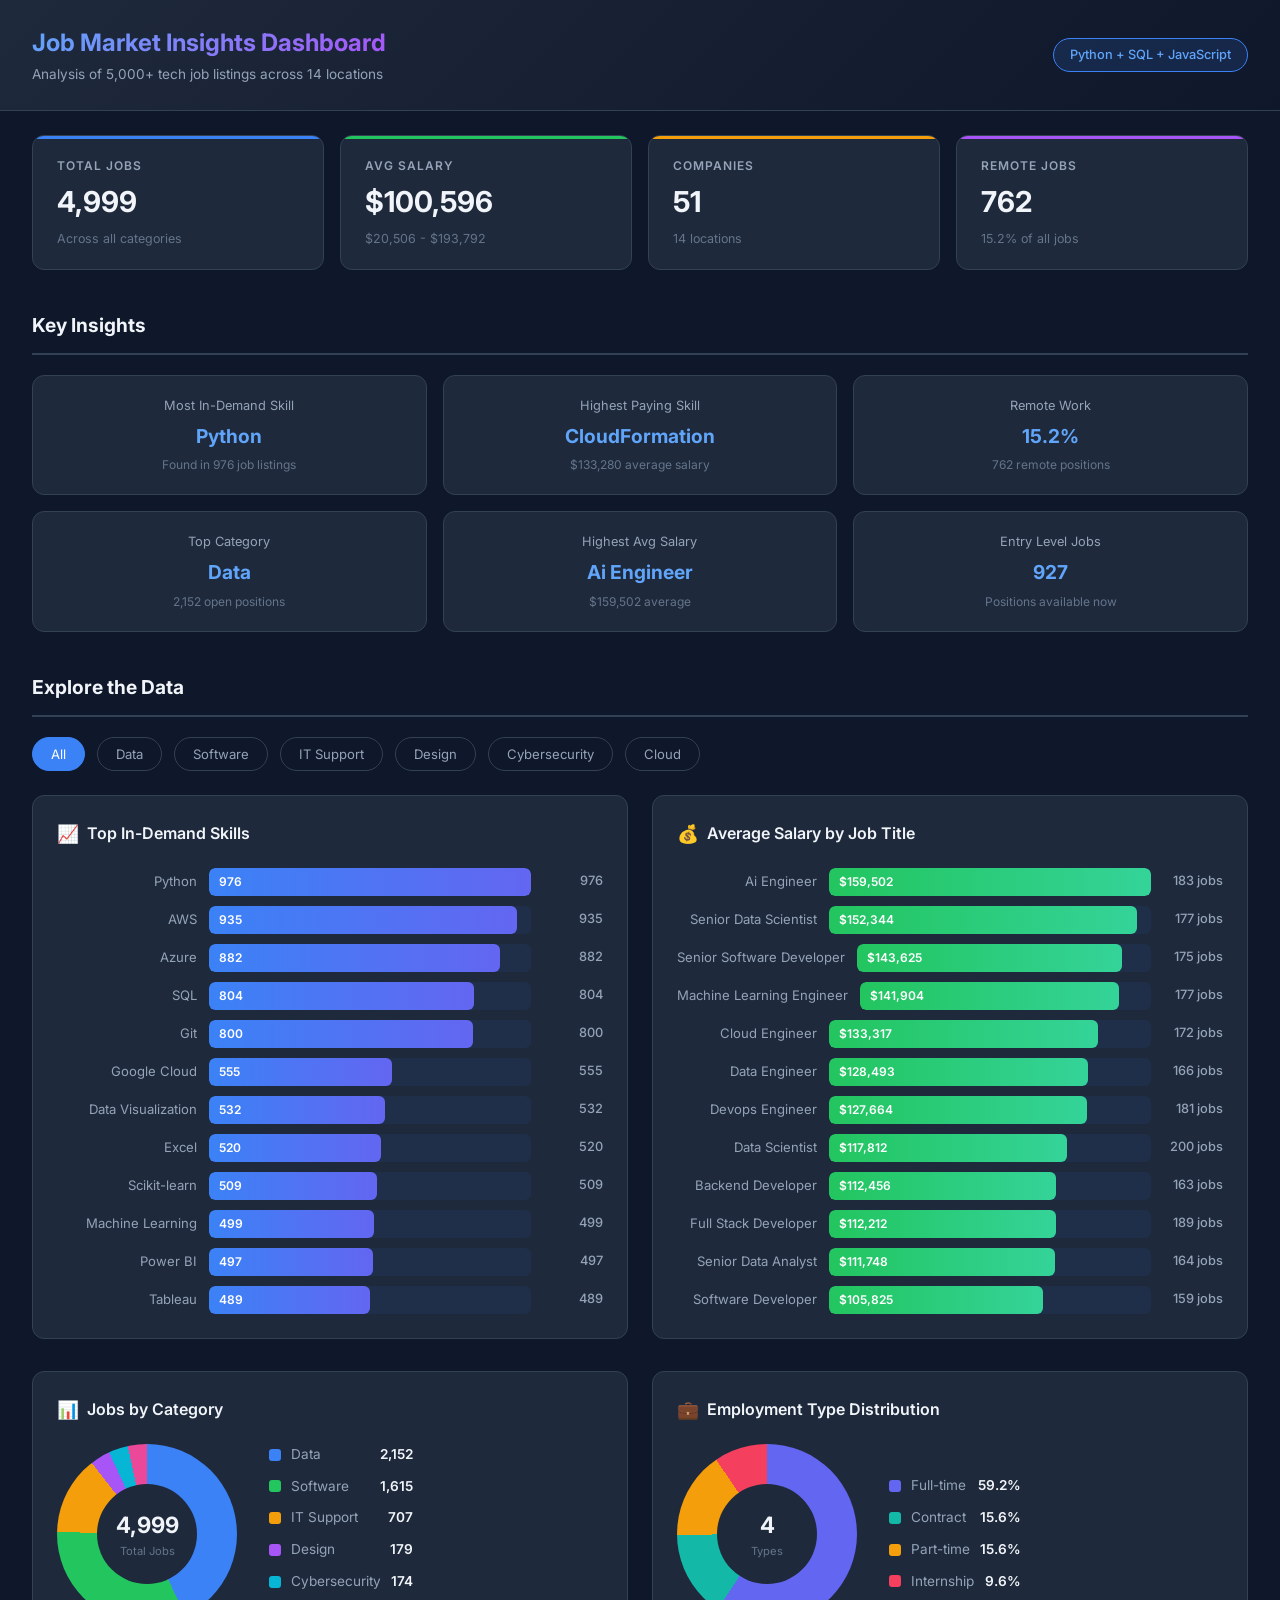
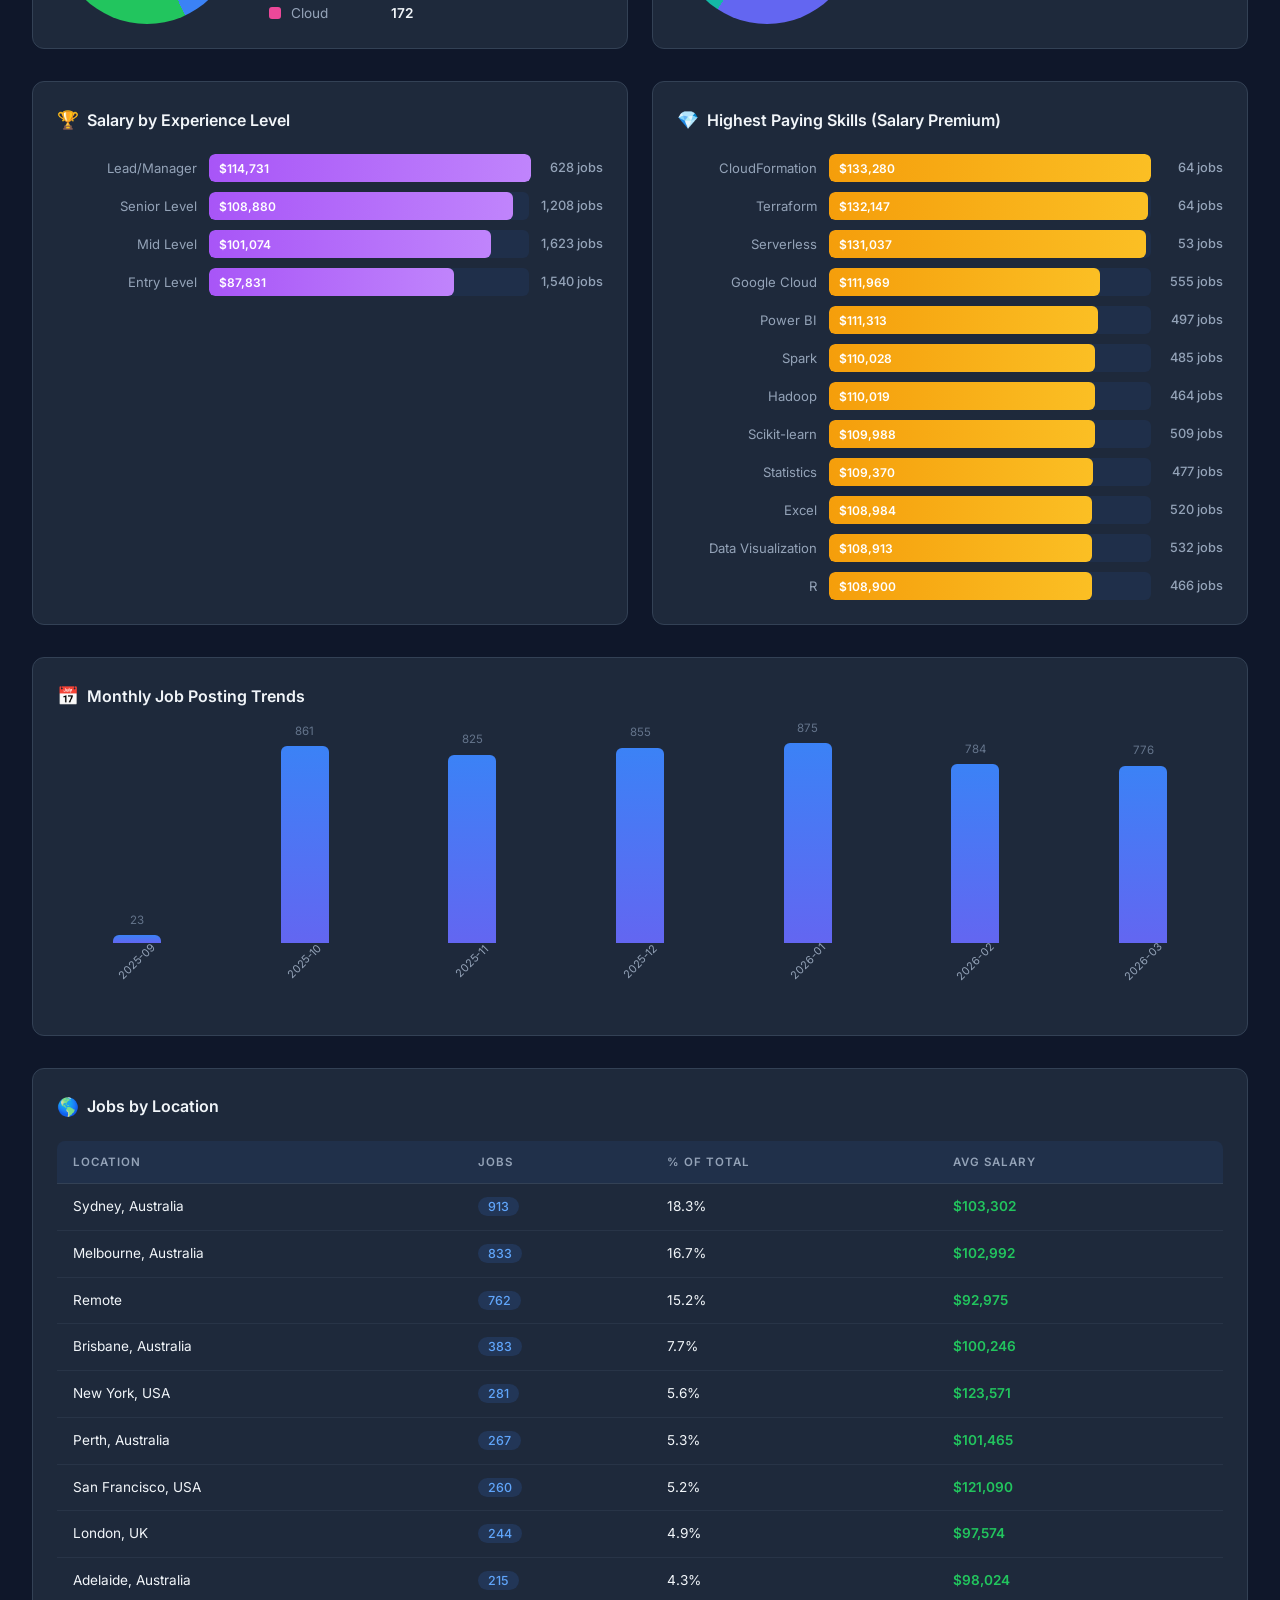
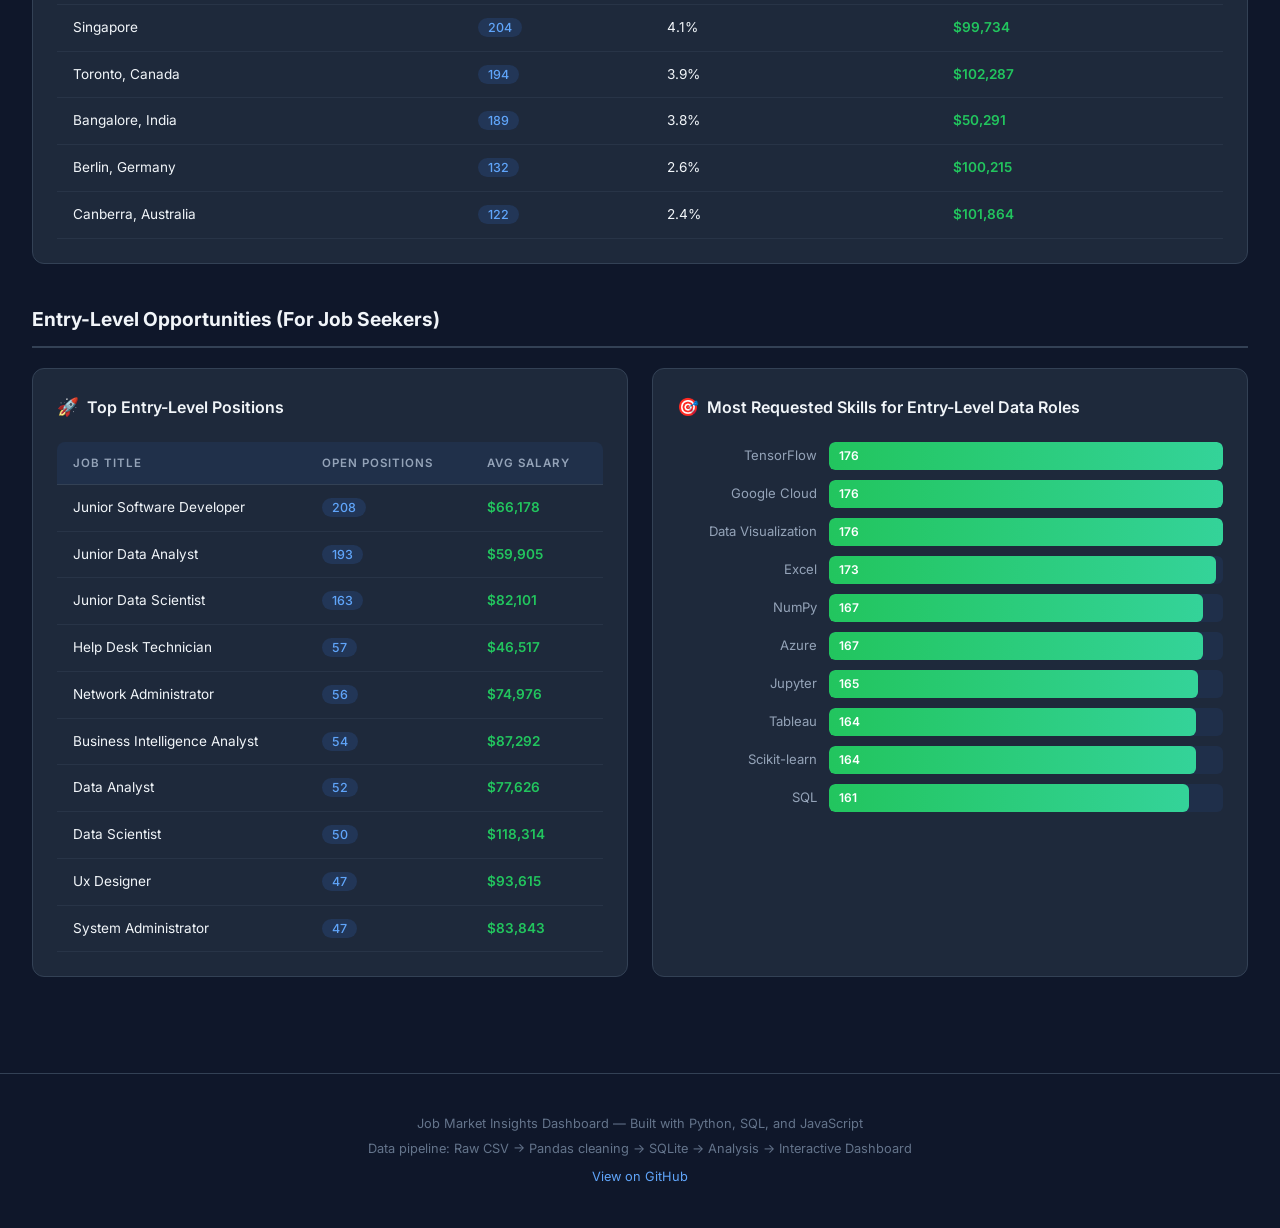
<file: dashboard/index.html>
<!DOCTYPE html>
<html lang="en">
<head>
    <meta charset="UTF-8">
    <meta name="viewport" content="width=device-width, initial-scale=1.0">
    <title>Job Market Insights Dashboard | Data Science Portfolio</title>
    <link rel="preconnect" href="https://fonts.googleapis.com">
    <link href="https://fonts.googleapis.com/css2?family=Inter:wght@400;500;600;700;800&display=swap" rel="stylesheet">
    <link rel="stylesheet" href="css/style.css">
</head>
<body>

    <!-- ── Header ──────────────────────────────────────────────────────── -->
    <header class="header">
        <div class="header-content">
            <div>
                <h1>Job Market Insights Dashboard</h1>
                <p>Analysis of 5,000+ tech job listings across 14 locations</p>
            </div>
            <span class="header-badge">Python + SQL + JavaScript</span>
        </div>
    </header>

    <!-- ── Main Content ────────────────────────────────────────────────── -->
    <main class="container">

        <!-- Overview Stats -->
        <div id="stats-grid" class="stats-grid"></div>

        <!-- Key Insights -->
        <h2 class="section-header">Key Insights</h2>
        <div id="insights-grid" class="insights-grid"></div>

        <!-- Filter Bar -->
        <h2 class="section-header">Explore the Data</h2>
        <div id="filter-bar" class="filter-bar"></div>

        <!-- Charts Row 1: Skills & Salary -->
        <div class="charts-grid">
            <div class="chart-card">
                <div class="chart-title">
                    <span class="icon">&#128200;</span>
                    Top In-Demand Skills
                </div>
                <div id="top-skills-chart" class="bar-chart"></div>
            </div>

            <div class="chart-card">
                <div class="chart-title">
                    <span class="icon">&#128176;</span>
                    Average Salary by Job Title
                </div>
                <div id="salary-title-chart" class="bar-chart"></div>
            </div>
        </div>

        <!-- Charts Row 2: Category & Employment -->
        <div class="charts-grid">
            <div class="chart-card">
                <div class="chart-title">
                    <span class="icon">&#128202;</span>
                    Jobs by Category
                </div>
                <div id="category-donut"></div>
            </div>

            <div class="chart-card">
                <div class="chart-title">
                    <span class="icon">&#128188;</span>
                    Employment Type Distribution
                </div>
                <div id="employment-donut"></div>
            </div>
        </div>

        <!-- Charts Row 3: Experience & Skills Salary -->
        <div class="charts-grid">
            <div class="chart-card">
                <div class="chart-title">
                    <span class="icon">&#127942;</span>
                    Salary by Experience Level
                </div>
                <div id="experience-chart" class="bar-chart"></div>
            </div>

            <div class="chart-card">
                <div class="chart-title">
                    <span class="icon">&#128142;</span>
                    Highest Paying Skills (Salary Premium)
                </div>
                <div id="skills-salary-chart" class="bar-chart"></div>
            </div>
        </div>

        <!-- Monthly Trends (Full Width) -->
        <div class="charts-grid">
            <div class="chart-card full-width">
                <div class="chart-title">
                    <span class="icon">&#128197;</span>
                    Monthly Job Posting Trends
                </div>
                <div id="monthly-trends-chart"></div>
            </div>
        </div>

        <!-- Location Table -->
        <div class="charts-grid">
            <div class="chart-card full-width">
                <div class="chart-title">
                    <span class="icon">&#127758;</span>
                    Jobs by Location
                </div>
                <div id="location-table"></div>
            </div>
        </div>

        <!-- Entry Level Section -->
        <h2 class="section-header">Entry-Level Opportunities (For Job Seekers)</h2>

        <div class="charts-grid">
            <div class="chart-card">
                <div class="chart-title">
                    <span class="icon">&#128640;</span>
                    Top Entry-Level Positions
                </div>
                <div id="entry-level-table"></div>
            </div>

            <div class="chart-card">
                <div class="chart-title">
                    <span class="icon">&#127919;</span>
                    Most Requested Skills for Entry-Level Data Roles
                </div>
                <div id="entry-skills-chart" class="bar-chart"></div>
            </div>
        </div>
    </main>

    <!-- ── Footer ──────────────────────────────────────────────────────── -->
    <footer class="footer">
        <p>Job Market Insights Dashboard &mdash; Built with Python, SQL, and JavaScript</p>
        <p style="margin-top:4px;">
            Data pipeline: Raw CSV &rarr; Pandas cleaning &rarr; SQLite &rarr; Analysis &rarr; Interactive Dashboard
        </p>
        <p style="margin-top:8px;">
            <a href="https://github.com/saboor123-123/job-market-dashboard" target="_blank">View on GitHub</a>
        </p>
    </footer>

    <script src="js/app.js"></script>
</body>
</html>
</file>
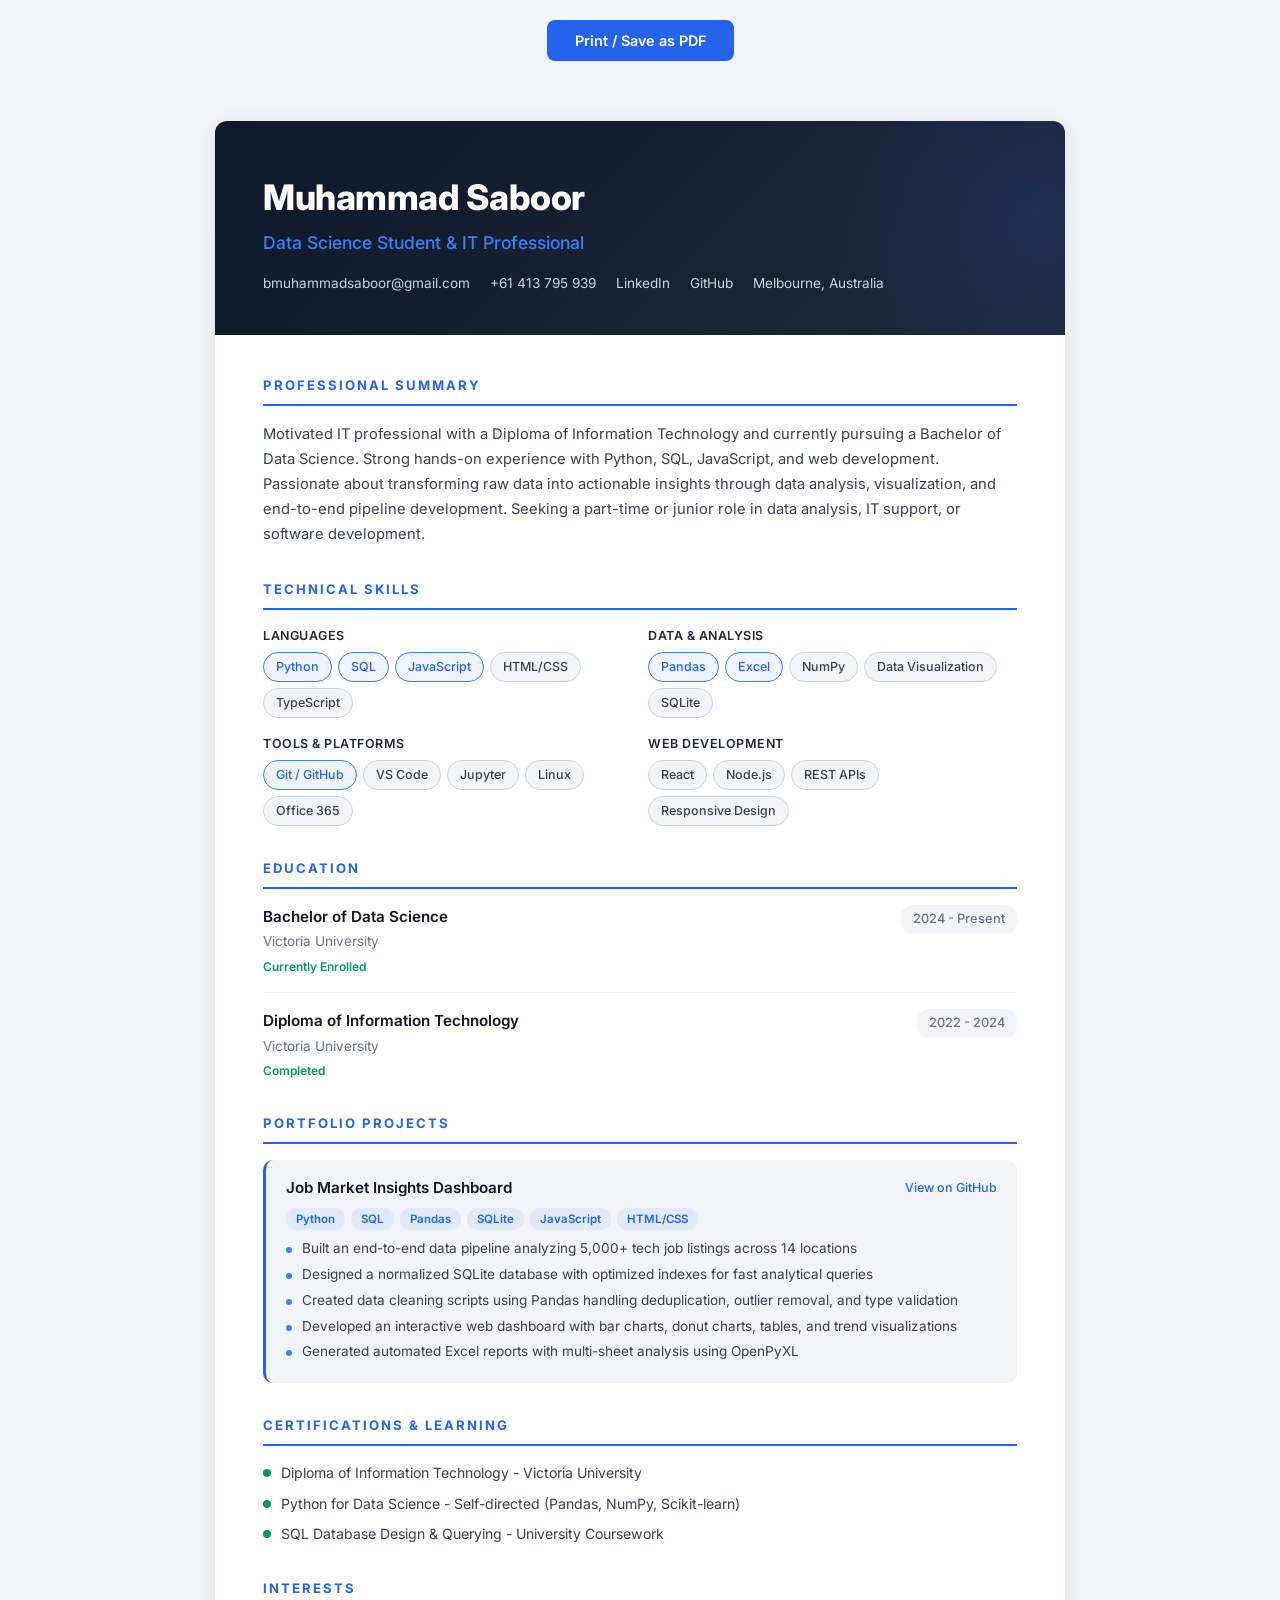
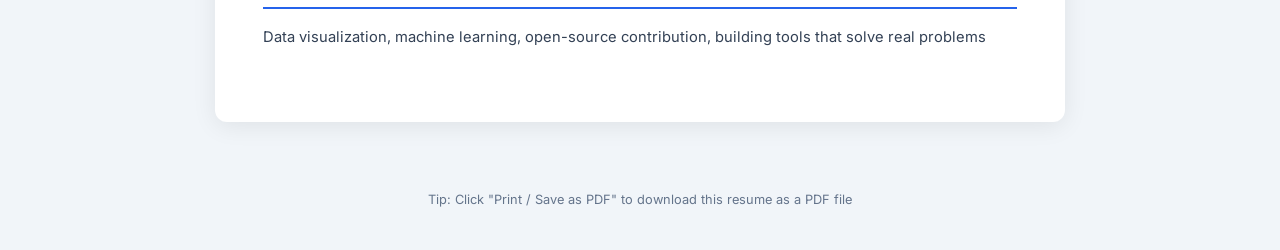
<file: resume/index.html>
<!DOCTYPE html>
<html lang="en">
<head>
    <meta charset="UTF-8">
    <meta name="viewport" content="width=device-width, initial-scale=1.0">
    <title>Resume - Data Science & IT Professional</title>
    <link href="https://fonts.googleapis.com/css2?family=Inter:wght@400;500;600;700;800&display=swap" rel="stylesheet">
    <style>
        /* ── Reset & Variables ────────────────────────────────────────── */
        :root {
            --primary: #2563eb;
            --primary-light: #3b82f6;
            --dark: #0f172a;
            --gray-900: #1e293b;
            --gray-700: #334155;
            --gray-500: #64748b;
            --gray-300: #cbd5e1;
            --gray-100: #f1f5f9;
            --white: #ffffff;
            --green: #059669;
            --accent: #7c3aed;
        }

        * {
            margin: 0;
            padding: 0;
            box-sizing: border-box;
        }

        body {
            font-family: 'Inter', -apple-system, BlinkMacSystemFont, 'Segoe UI', sans-serif;
            color: var(--dark);
            background: var(--gray-100);
            line-height: 1.6;
            -webkit-font-smoothing: antialiased;
        }

        /* ── Page Container ───────────────────────────────────────────── */
        .resume {
            max-width: 850px;
            margin: 40px auto;
            background: var(--white);
            box-shadow: 0 4px 24px rgba(0, 0, 0, 0.08);
            border-radius: 12px;
            overflow: hidden;
        }

        /* ── Header ───────────────────────────────────────────────────── */
        .resume-header {
            background: linear-gradient(135deg, var(--dark) 0%, var(--gray-900) 100%);
            color: var(--white);
            padding: 48px 48px 40px;
            position: relative;
            overflow: hidden;
        }

        .resume-header::after {
            content: '';
            position: absolute;
            top: -50%;
            right: -20%;
            width: 400px;
            height: 400px;
            background: radial-gradient(circle, rgba(37, 99, 235, 0.15) 0%, transparent 70%);
            border-radius: 50%;
        }

        .header-top {
            display: flex;
            justify-content: space-between;
            align-items: flex-start;
            position: relative;
            z-index: 1;
        }

        .name {
            font-size: 2.2rem;
            font-weight: 800;
            letter-spacing: -0.5px;
            margin-bottom: 4px;
        }

        .title-role {
            font-size: 1.1rem;
            color: var(--primary-light);
            font-weight: 500;
            margin-bottom: 16px;
        }

        .contact-info {
            display: flex;
            gap: 20px;
            flex-wrap: wrap;
            font-size: 0.85rem;
            color: var(--gray-300);
        }

        .contact-info a {
            color: var(--gray-300);
            text-decoration: none;
            transition: color 0.2s;
        }

        .contact-info a:hover {
            color: var(--primary-light);
        }

        .contact-item {
            display: flex;
            align-items: center;
            gap: 6px;
        }

        /* ── Body ─────────────────────────────────────────────────────── */
        .resume-body {
            padding: 40px 48px;
        }

        /* ── Section ──────────────────────────────────────────────────── */
        .section {
            margin-bottom: 32px;
        }

        .section-title {
            font-size: 0.82rem;
            font-weight: 700;
            text-transform: uppercase;
            letter-spacing: 2px;
            color: var(--primary);
            padding-bottom: 8px;
            border-bottom: 2px solid var(--primary);
            margin-bottom: 16px;
        }

        /* ── Summary ──────────────────────────────────────────────────── */
        .summary {
            font-size: 0.92rem;
            color: var(--gray-700);
            line-height: 1.7;
        }

        /* ── Skills ───────────────────────────────────────────────────── */
        .skills-grid {
            display: grid;
            grid-template-columns: repeat(2, 1fr);
            gap: 16px;
        }

        .skill-category {
            display: flex;
            flex-direction: column;
            gap: 6px;
        }

        .skill-category-label {
            font-size: 0.78rem;
            font-weight: 600;
            color: var(--gray-900);
            text-transform: uppercase;
            letter-spacing: 0.5px;
        }

        .skill-tags {
            display: flex;
            flex-wrap: wrap;
            gap: 6px;
        }

        .skill-tag {
            background: var(--gray-100);
            border: 1px solid var(--gray-300);
            color: var(--gray-700);
            padding: 4px 12px;
            border-radius: 16px;
            font-size: 0.78rem;
            font-weight: 500;
            transition: all 0.2s;
        }

        .skill-tag.highlight {
            background: rgba(37, 99, 235, 0.08);
            border-color: var(--primary-light);
            color: var(--primary);
        }

        /* ── Education ────────────────────────────────────────────────── */
        .edu-item {
            display: flex;
            justify-content: space-between;
            align-items: flex-start;
            margin-bottom: 16px;
            padding-bottom: 16px;
            border-bottom: 1px solid var(--gray-100);
        }

        .edu-item:last-child {
            border-bottom: none;
            margin-bottom: 0;
            padding-bottom: 0;
        }

        .edu-degree {
            font-size: 0.95rem;
            font-weight: 600;
            color: var(--dark);
        }

        .edu-school {
            font-size: 0.85rem;
            color: var(--gray-500);
            margin-top: 2px;
        }

        .edu-date {
            font-size: 0.8rem;
            color: var(--gray-500);
            white-space: nowrap;
            background: var(--gray-100);
            padding: 4px 12px;
            border-radius: 12px;
            font-weight: 500;
        }

        .edu-status {
            font-size: 0.75rem;
            color: var(--green);
            font-weight: 600;
            margin-top: 4px;
        }

        /* ── Projects ─────────────────────────────────────────────────── */
        .project-item {
            margin-bottom: 20px;
            padding: 16px 20px;
            background: var(--gray-100);
            border-radius: 10px;
            border-left: 3px solid var(--primary);
        }

        .project-item:last-child {
            margin-bottom: 0;
        }

        .project-header {
            display: flex;
            justify-content: space-between;
            align-items: center;
            margin-bottom: 8px;
        }

        .project-name {
            font-size: 0.95rem;
            font-weight: 600;
            color: var(--dark);
        }

        .project-link {
            font-size: 0.78rem;
            color: var(--primary);
            text-decoration: none;
            font-weight: 500;
        }

        .project-link:hover {
            text-decoration: underline;
        }

        .project-tech {
            display: flex;
            gap: 6px;
            margin-bottom: 8px;
            flex-wrap: wrap;
        }

        .tech-badge {
            background: rgba(37, 99, 235, 0.08);
            color: var(--primary);
            padding: 2px 10px;
            border-radius: 10px;
            font-size: 0.72rem;
            font-weight: 600;
        }

        .project-bullets {
            list-style: none;
            padding: 0;
        }

        .project-bullets li {
            font-size: 0.85rem;
            color: var(--gray-700);
            padding-left: 16px;
            position: relative;
            margin-bottom: 4px;
        }

        .project-bullets li::before {
            content: '';
            position: absolute;
            left: 0;
            top: 9px;
            width: 6px;
            height: 6px;
            border-radius: 50%;
            background: var(--primary-light);
        }

        /* ── Certifications ───────────────────────────────────────────── */
        .cert-list {
            display: flex;
            flex-direction: column;
            gap: 8px;
        }

        .cert-item {
            display: flex;
            align-items: center;
            gap: 10px;
            font-size: 0.88rem;
            color: var(--gray-700);
        }

        .cert-bullet {
            width: 8px;
            height: 8px;
            border-radius: 50%;
            background: var(--green);
            flex-shrink: 0;
        }

        /* ── Print Styles ─────────────────────────────────────────────── */
        @media print {
            body {
                background: white;
            }
            .resume {
                box-shadow: none;
                margin: 0;
                border-radius: 0;
            }
            .resume-header {
                padding: 32px 40px 28px;
                -webkit-print-color-adjust: exact;
                print-color-adjust: exact;
            }
            .resume-body {
                padding: 24px 40px;
            }
            .no-print {
                display: none;
            }
        }

        @media (max-width: 640px) {
            .resume {
                margin: 0;
                border-radius: 0;
            }
            .resume-header, .resume-body {
                padding: 24px 20px;
            }
            .header-top {
                flex-direction: column;
            }
            .skills-grid {
                grid-template-columns: 1fr;
            }
            .edu-item {
                flex-direction: column;
                gap: 8px;
            }
        }

        /* ── Download Button ──────────────────────────────────────────── */
        .download-bar {
            text-align: center;
            padding: 20px;
        }

        .download-btn {
            display: inline-flex;
            align-items: center;
            gap: 8px;
            background: var(--primary);
            color: white;
            padding: 12px 28px;
            border: none;
            border-radius: 8px;
            font-size: 0.9rem;
            font-weight: 600;
            cursor: pointer;
            text-decoration: none;
            transition: all 0.2s;
            font-family: inherit;
        }

        .download-btn:hover {
            background: var(--dark);
            transform: translateY(-1px);
        }
    </style>
</head>
<body>

    <!-- Download / Print Button -->
    <div class="download-bar no-print">
        <button class="download-btn" onclick="window.print()">
            Print / Save as PDF
        </button>
    </div>

    <div class="resume">

        <!-- ── Header ────────────────────────────────────────────────── -->
        <header class="resume-header">
            <div class="header-top">
                <div>
                    <h1 class="name">Muhammad Saboor</h1>
                    <div class="title-role">Data Science Student & IT Professional</div>
                    <div class="contact-info">
                        <div class="contact-item">
                            <span>bmuhammadsaboor@gmail.com</span>
                        </div>
                        <div class="contact-item">
                            <span>+61 413 795 939</span>
                        </div>
                        <div class="contact-item">
                            <a href="https://linkedin.com/in/muhammadsaboor" target="_blank">LinkedIn</a>
                        </div>
                        <div class="contact-item">
                            <a href="https://github.com/saboor123-123" target="_blank">GitHub</a>
                        </div>
                        <div class="contact-item">
                            <span>Melbourne, Australia</span>
                        </div>
                    </div>
                </div>
            </div>
        </header>

        <!-- ── Body ──────────────────────────────────────────────────── -->
        <div class="resume-body">

            <!-- Summary -->
            <section class="section">
                <h2 class="section-title">Professional Summary</h2>
                <p class="summary">
                    Motivated IT professional with a Diploma of Information Technology and currently pursuing a
                    Bachelor of Data Science. Strong hands-on experience with Python, SQL, JavaScript, and
                    web development. Passionate about transforming raw data into actionable insights through
                    data analysis, visualization, and end-to-end pipeline development. Seeking a part-time or
                    junior role in data analysis, IT support, or software development.
                </p>
            </section>

            <!-- Skills -->
            <section class="section">
                <h2 class="section-title">Technical Skills</h2>
                <div class="skills-grid">
                    <div class="skill-category">
                        <span class="skill-category-label">Languages</span>
                        <div class="skill-tags">
                            <span class="skill-tag highlight">Python</span>
                            <span class="skill-tag highlight">SQL</span>
                            <span class="skill-tag highlight">JavaScript</span>
                            <span class="skill-tag">HTML/CSS</span>
                            <span class="skill-tag">TypeScript</span>
                        </div>
                    </div>
                    <div class="skill-category">
                        <span class="skill-category-label">Data & Analysis</span>
                        <div class="skill-tags">
                            <span class="skill-tag highlight">Pandas</span>
                            <span class="skill-tag highlight">Excel</span>
                            <span class="skill-tag">NumPy</span>
                            <span class="skill-tag">Data Visualization</span>
                            <span class="skill-tag">SQLite</span>
                        </div>
                    </div>
                    <div class="skill-category">
                        <span class="skill-category-label">Tools & Platforms</span>
                        <div class="skill-tags">
                            <span class="skill-tag highlight">Git / GitHub</span>
                            <span class="skill-tag">VS Code</span>
                            <span class="skill-tag">Jupyter</span>
                            <span class="skill-tag">Linux</span>
                            <span class="skill-tag">Office 365</span>
                        </div>
                    </div>
                    <div class="skill-category">
                        <span class="skill-category-label">Web Development</span>
                        <div class="skill-tags">
                            <span class="skill-tag">React</span>
                            <span class="skill-tag">Node.js</span>
                            <span class="skill-tag">REST APIs</span>
                            <span class="skill-tag">Responsive Design</span>
                        </div>
                    </div>
                </div>
            </section>

            <!-- Education -->
            <section class="section">
                <h2 class="section-title">Education</h2>
                <div class="edu-item">
                    <div>
                        <div class="edu-degree">Bachelor of Data Science</div>
                        <div class="edu-school">Victoria University</div>
                        <div class="edu-status">Currently Enrolled</div>
                    </div>
                    <span class="edu-date">2024 - Present</span>
                </div>
                <div class="edu-item">
                    <div>
                        <div class="edu-degree">Diploma of Information Technology</div>
                        <div class="edu-school">Victoria University</div>
                        <div class="edu-status">Completed</div>
                    </div>
                    <span class="edu-date">2022 - 2024</span>
                </div>
            </section>

            <!-- Projects -->
            <section class="section">
                <h2 class="section-title">Portfolio Projects</h2>

                <div class="project-item">
                    <div class="project-header">
                        <span class="project-name">Job Market Insights Dashboard</span>
                        <a href="https://github.com/saboor123-123/job-market-dashboard" class="project-link" target="_blank">View on GitHub</a>
                    </div>
                    <div class="project-tech">
                        <span class="tech-badge">Python</span>
                        <span class="tech-badge">SQL</span>
                        <span class="tech-badge">Pandas</span>
                        <span class="tech-badge">SQLite</span>
                        <span class="tech-badge">JavaScript</span>
                        <span class="tech-badge">HTML/CSS</span>
                    </div>
                    <ul class="project-bullets">
                        <li>Built an end-to-end data pipeline analyzing 5,000+ tech job listings across 14 locations</li>
                        <li>Designed a normalized SQLite database with optimized indexes for fast analytical queries</li>
                        <li>Created data cleaning scripts using Pandas handling deduplication, outlier removal, and type validation</li>
                        <li>Developed an interactive web dashboard with bar charts, donut charts, tables, and trend visualizations</li>
                        <li>Generated automated Excel reports with multi-sheet analysis using OpenPyXL</li>
                    </ul>
                </div>

            </section>

            <!-- Certifications (Optional) -->
            <section class="section">
                <h2 class="section-title">Certifications & Learning</h2>
                <div class="cert-list">
                    <div class="cert-item">
                        <span class="cert-bullet"></span>
                        <span>Diploma of Information Technology - Victoria University</span>
                    </div>
                    <div class="cert-item">
                        <span class="cert-bullet"></span>
                        <span>Python for Data Science - Self-directed (Pandas, NumPy, Scikit-learn)</span>
                    </div>
                    <div class="cert-item">
                        <span class="cert-bullet"></span>
                        <span>SQL Database Design & Querying - University Coursework</span>
                    </div>
                </div>
            </section>

            <!-- Interests -->
            <section class="section">
                <h2 class="section-title">Interests</h2>
                <p class="summary">
                    Data visualization, machine learning, open-source contribution, building tools that solve real problems
                </p>
            </section>

        </div>
    </div>

    <div class="download-bar no-print" style="padding-bottom:40px;">
        <p style="color: var(--gray-500); font-size: 0.8rem; margin-top: 8px;">
            Tip: Click "Print / Save as PDF" to download this resume as a PDF file
        </p>
    </div>

</body>
</html>
</file>
<file: dashboard/css/style.css>
/* ══════════════════════════════════════════════════════════════════════════
   Job Market Insights Dashboard - Styles
   A clean, professional data dashboard
   ══════════════════════════════════════════════════════════════════════════ */

:root {
    --bg-primary: #0f172a;
    --bg-secondary: #1e293b;
    --bg-card: #1e293b;
    --bg-card-hover: #263348;
    --text-primary: #f1f5f9;
    --text-secondary: #94a3b8;
    --text-muted: #64748b;
    --accent: #3b82f6;
    --accent-light: #60a5fa;
    --accent-glow: rgba(59, 130, 246, 0.15);
    --green: #22c55e;
    --green-glow: rgba(34, 197, 94, 0.15);
    --orange: #f59e0b;
    --orange-glow: rgba(245, 158, 11, 0.15);
    --purple: #a855f7;
    --purple-glow: rgba(168, 85, 247, 0.15);
    --red: #ef4444;
    --border: #334155;
    --radius: 12px;
    --shadow: 0 4px 6px -1px rgba(0, 0, 0, 0.3);
}

* {
    margin: 0;
    padding: 0;
    box-sizing: border-box;
}

body {
    font-family: 'Inter', -apple-system, BlinkMacSystemFont, 'Segoe UI', sans-serif;
    background: var(--bg-primary);
    color: var(--text-primary);
    line-height: 1.6;
    min-height: 100vh;
}

/* ── Header ─────────────────────────────────────────────────────────────── */

.header {
    background: linear-gradient(135deg, var(--bg-secondary) 0%, #0f172a 100%);
    border-bottom: 1px solid var(--border);
    padding: 24px 32px;
    position: sticky;
    top: 0;
    z-index: 100;
    backdrop-filter: blur(20px);
}

.header-content {
    max-width: 1400px;
    margin: 0 auto;
    display: flex;
    justify-content: space-between;
    align-items: center;
}

.header h1 {
    font-size: 1.5rem;
    font-weight: 700;
    background: linear-gradient(135deg, var(--accent-light), var(--purple));
    -webkit-background-clip: text;
    -webkit-text-fill-color: transparent;
    background-clip: text;
}

.header p {
    color: var(--text-secondary);
    font-size: 0.85rem;
    margin-top: 2px;
}

.header-badge {
    background: var(--accent-glow);
    border: 1px solid var(--accent);
    color: var(--accent-light);
    padding: 6px 16px;
    border-radius: 20px;
    font-size: 0.8rem;
    font-weight: 500;
}

/* ── Main Container ─────────────────────────────────────────────────────── */

.container {
    max-width: 1400px;
    margin: 0 auto;
    padding: 24px 32px;
}

/* ── Stats Cards ────────────────────────────────────────────────────────── */

.stats-grid {
    display: grid;
    grid-template-columns: repeat(auto-fit, minmax(200px, 1fr));
    gap: 16px;
    margin-bottom: 32px;
}

.stat-card {
    background: var(--bg-card);
    border: 1px solid var(--border);
    border-radius: var(--radius);
    padding: 20px 24px;
    transition: all 0.3s ease;
    position: relative;
    overflow: hidden;
}

.stat-card::before {
    content: '';
    position: absolute;
    top: 0;
    left: 0;
    right: 0;
    height: 3px;
    background: var(--accent);
}

.stat-card:nth-child(2)::before { background: var(--green); }
.stat-card:nth-child(3)::before { background: var(--orange); }
.stat-card:nth-child(4)::before { background: var(--purple); }

.stat-card:hover {
    transform: translateY(-2px);
    box-shadow: var(--shadow);
    border-color: var(--accent);
}

.stat-card .label {
    color: var(--text-secondary);
    font-size: 0.75rem;
    text-transform: uppercase;
    letter-spacing: 1px;
    font-weight: 600;
}

.stat-card .value {
    font-size: 1.8rem;
    font-weight: 700;
    margin-top: 4px;
    color: var(--text-primary);
}

.stat-card .sub {
    color: var(--text-muted);
    font-size: 0.78rem;
    margin-top: 4px;
}

/* ── Chart Grid ─────────────────────────────────────────────────────────── */

.charts-grid {
    display: grid;
    grid-template-columns: repeat(2, 1fr);
    gap: 24px;
    margin-bottom: 32px;
}

.chart-card {
    background: var(--bg-card);
    border: 1px solid var(--border);
    border-radius: var(--radius);
    padding: 24px;
    transition: all 0.3s ease;
}

.chart-card:hover {
    border-color: var(--accent);
    box-shadow: 0 0 20px var(--accent-glow);
}

.chart-card.full-width {
    grid-column: 1 / -1;
}

.chart-title {
    font-size: 1rem;
    font-weight: 600;
    margin-bottom: 20px;
    color: var(--text-primary);
    display: flex;
    align-items: center;
    gap: 8px;
}

.chart-title .icon {
    font-size: 1.1rem;
}

/* ── Bar Chart ──────────────────────────────────────────────────────────── */

.bar-chart {
    display: flex;
    flex-direction: column;
    gap: 10px;
}

.bar-row {
    display: flex;
    align-items: center;
    gap: 12px;
}

.bar-label {
    min-width: 140px;
    font-size: 0.82rem;
    color: var(--text-secondary);
    text-align: right;
    white-space: nowrap;
    overflow: hidden;
    text-overflow: ellipsis;
}

.bar-track {
    flex: 1;
    height: 28px;
    background: rgba(59, 130, 246, 0.08);
    border-radius: 6px;
    overflow: hidden;
    position: relative;
}

.bar-fill {
    height: 100%;
    border-radius: 6px;
    transition: width 1s cubic-bezier(0.4, 0, 0.2, 1);
    display: flex;
    align-items: center;
    padding-left: 10px;
    font-size: 0.75rem;
    font-weight: 600;
    color: white;
    min-width: fit-content;
}

.bar-fill.blue { background: linear-gradient(90deg, var(--accent), #6366f1); }
.bar-fill.green { background: linear-gradient(90deg, var(--green), #34d399); }
.bar-fill.orange { background: linear-gradient(90deg, var(--orange), #fbbf24); }
.bar-fill.purple { background: linear-gradient(90deg, var(--purple), #c084fc); }

.bar-value {
    font-size: 0.8rem;
    color: var(--text-secondary);
    min-width: 60px;
    text-align: right;
    font-weight: 500;
}

/* ── Donut / Pie Chart (CSS-based) ──────────────────────────────────────── */

.donut-container {
    display: flex;
    align-items: center;
    gap: 32px;
}

.donut-chart {
    width: 180px;
    height: 180px;
    border-radius: 50%;
    position: relative;
    flex-shrink: 0;
}

.donut-center {
    position: absolute;
    top: 50%;
    left: 50%;
    transform: translate(-50%, -50%);
    width: 100px;
    height: 100px;
    background: var(--bg-card);
    border-radius: 50%;
    display: flex;
    flex-direction: column;
    align-items: center;
    justify-content: center;
}

.donut-center .num {
    font-size: 1.4rem;
    font-weight: 700;
}

.donut-center .txt {
    font-size: 0.7rem;
    color: var(--text-muted);
}

.legend {
    display: flex;
    flex-direction: column;
    gap: 10px;
}

.legend-item {
    display: flex;
    align-items: center;
    gap: 10px;
    font-size: 0.85rem;
}

.legend-dot {
    width: 12px;
    height: 12px;
    border-radius: 3px;
    flex-shrink: 0;
}

.legend-text {
    color: var(--text-secondary);
}

.legend-value {
    color: var(--text-primary);
    font-weight: 600;
    margin-left: auto;
}

/* ── Table ──────────────────────────────────────────────────────────────── */

.data-table {
    width: 100%;
    border-collapse: separate;
    border-spacing: 0;
}

.data-table thead th {
    background: rgba(59, 130, 246, 0.08);
    color: var(--text-secondary);
    font-size: 0.72rem;
    text-transform: uppercase;
    letter-spacing: 1px;
    font-weight: 600;
    padding: 12px 16px;
    text-align: left;
    border-bottom: 1px solid var(--border);
}

.data-table thead th:first-child {
    border-radius: 8px 0 0 0;
}

.data-table thead th:last-child {
    border-radius: 0 8px 0 0;
}

.data-table tbody td {
    padding: 12px 16px;
    border-bottom: 1px solid rgba(51, 65, 85, 0.5);
    font-size: 0.85rem;
}

.data-table tbody tr:hover {
    background: var(--bg-card-hover);
}

.data-table .salary {
    color: var(--green);
    font-weight: 600;
}

.data-table .count-badge {
    background: var(--accent-glow);
    color: var(--accent-light);
    padding: 2px 10px;
    border-radius: 10px;
    font-size: 0.78rem;
    font-weight: 500;
}

/* ── Insight Cards ──────────────────────────────────────────────────────── */

.insights-grid {
    display: grid;
    grid-template-columns: repeat(3, 1fr);
    gap: 16px;
    margin-bottom: 32px;
}

.insight-card {
    background: var(--bg-card);
    border: 1px solid var(--border);
    border-radius: var(--radius);
    padding: 20px;
    text-align: center;
}

.insight-card .emoji {
    font-size: 2rem;
    margin-bottom: 8px;
}

.insight-card .insight-title {
    font-size: 0.8rem;
    color: var(--text-secondary);
    margin-bottom: 4px;
}

.insight-card .insight-value {
    font-size: 1.2rem;
    font-weight: 700;
    color: var(--accent-light);
}

.insight-card .insight-desc {
    font-size: 0.75rem;
    color: var(--text-muted);
    margin-top: 4px;
}

/* ── Section Headers ────────────────────────────────────────────────────── */

.section-header {
    font-size: 1.2rem;
    font-weight: 700;
    margin: 40px 0 20px;
    padding-bottom: 12px;
    border-bottom: 2px solid var(--border);
    color: var(--text-primary);
}

/* ── Footer ─────────────────────────────────────────────────────────────── */

.footer {
    text-align: center;
    padding: 40px 32px;
    color: var(--text-muted);
    font-size: 0.8rem;
    border-top: 1px solid var(--border);
    margin-top: 40px;
}

.footer a {
    color: var(--accent-light);
    text-decoration: none;
}

/* ── Animations ─────────────────────────────────────────────────────────── */

@keyframes fadeInUp {
    from {
        opacity: 0;
        transform: translateY(20px);
    }
    to {
        opacity: 1;
        transform: translateY(0);
    }
}

.animate {
    animation: fadeInUp 0.6s ease forwards;
    opacity: 0;
}

.animate:nth-child(1) { animation-delay: 0.05s; }
.animate:nth-child(2) { animation-delay: 0.1s; }
.animate:nth-child(3) { animation-delay: 0.15s; }
.animate:nth-child(4) { animation-delay: 0.2s; }
.animate:nth-child(5) { animation-delay: 0.25s; }
.animate:nth-child(6) { animation-delay: 0.3s; }

/* ── Filter Bar ─────────────────────────────────────────────────────────── */

.filter-bar {
    display: flex;
    gap: 12px;
    margin-bottom: 24px;
    flex-wrap: wrap;
}

.filter-btn {
    padding: 8px 18px;
    border: 1px solid var(--border);
    background: transparent;
    color: var(--text-secondary);
    border-radius: 20px;
    cursor: pointer;
    font-size: 0.82rem;
    transition: all 0.2s ease;
    font-family: inherit;
}

.filter-btn:hover,
.filter-btn.active {
    background: var(--accent);
    color: white;
    border-color: var(--accent);
}

/* ── Responsive ─────────────────────────────────────────────────────────── */

@media (max-width: 1024px) {
    .charts-grid {
        grid-template-columns: 1fr;
    }
    .insights-grid {
        grid-template-columns: 1fr 1fr;
    }
}

@media (max-width: 768px) {
    .container {
        padding: 16px;
    }
    .header {
        padding: 16px;
    }
    .header-content {
        flex-direction: column;
        gap: 12px;
        text-align: center;
    }
    .stats-grid {
        grid-template-columns: repeat(2, 1fr);
    }
    .insights-grid {
        grid-template-columns: 1fr;
    }
    .donut-container {
        flex-direction: column;
    }
    .bar-label {
        min-width: 100px;
        font-size: 0.75rem;
    }
}
</file>
